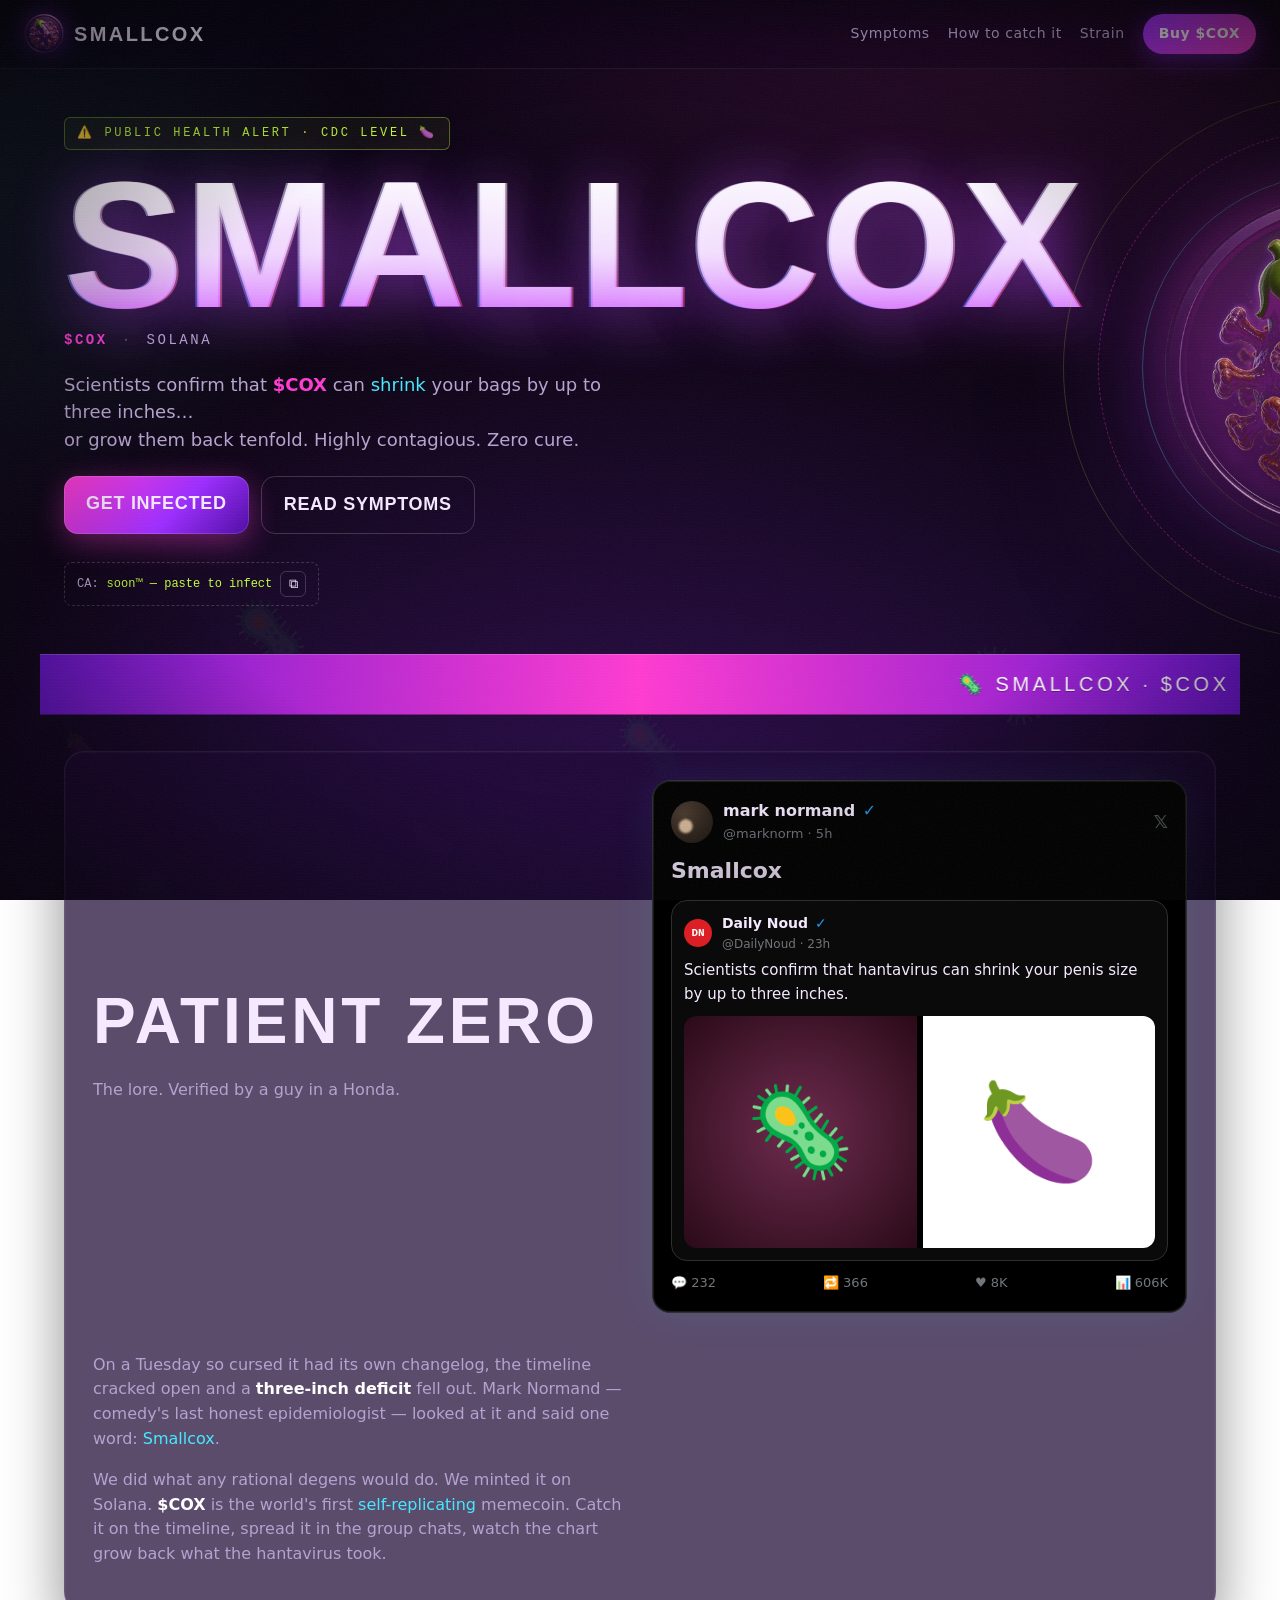
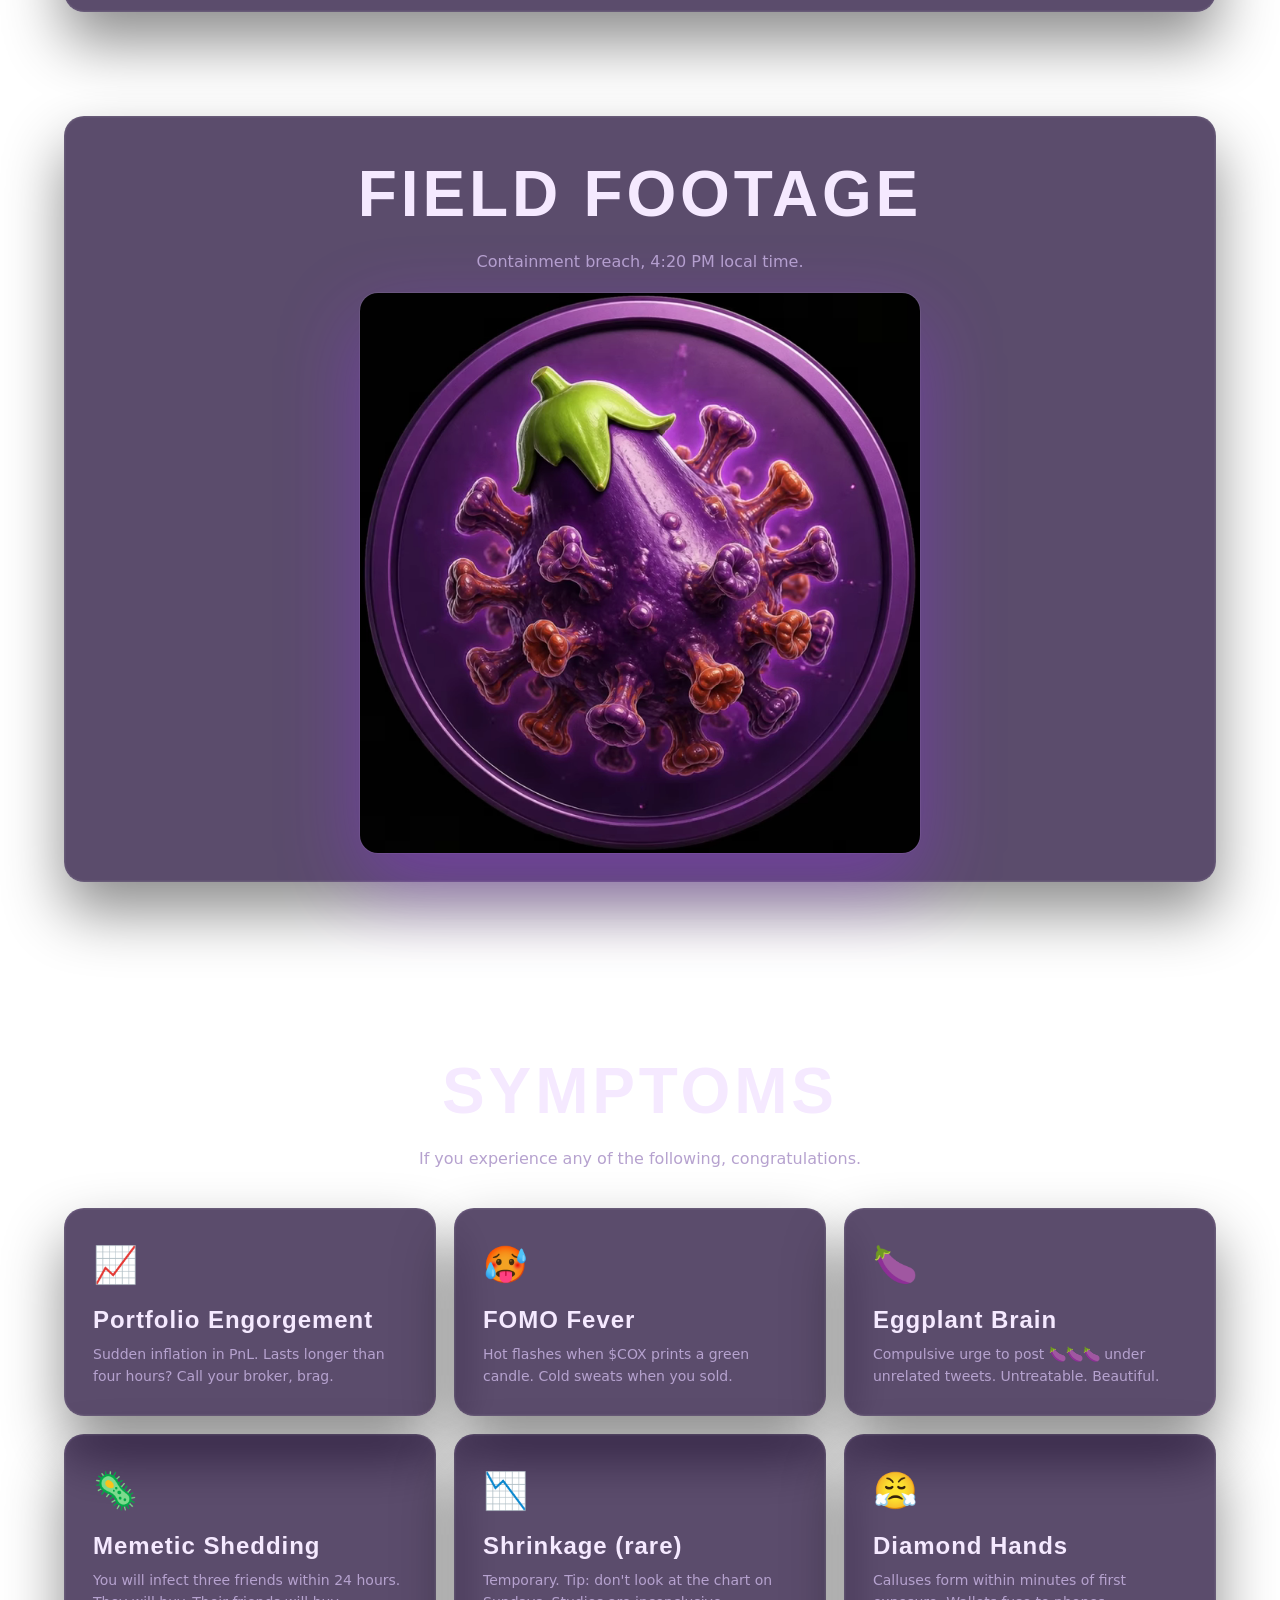
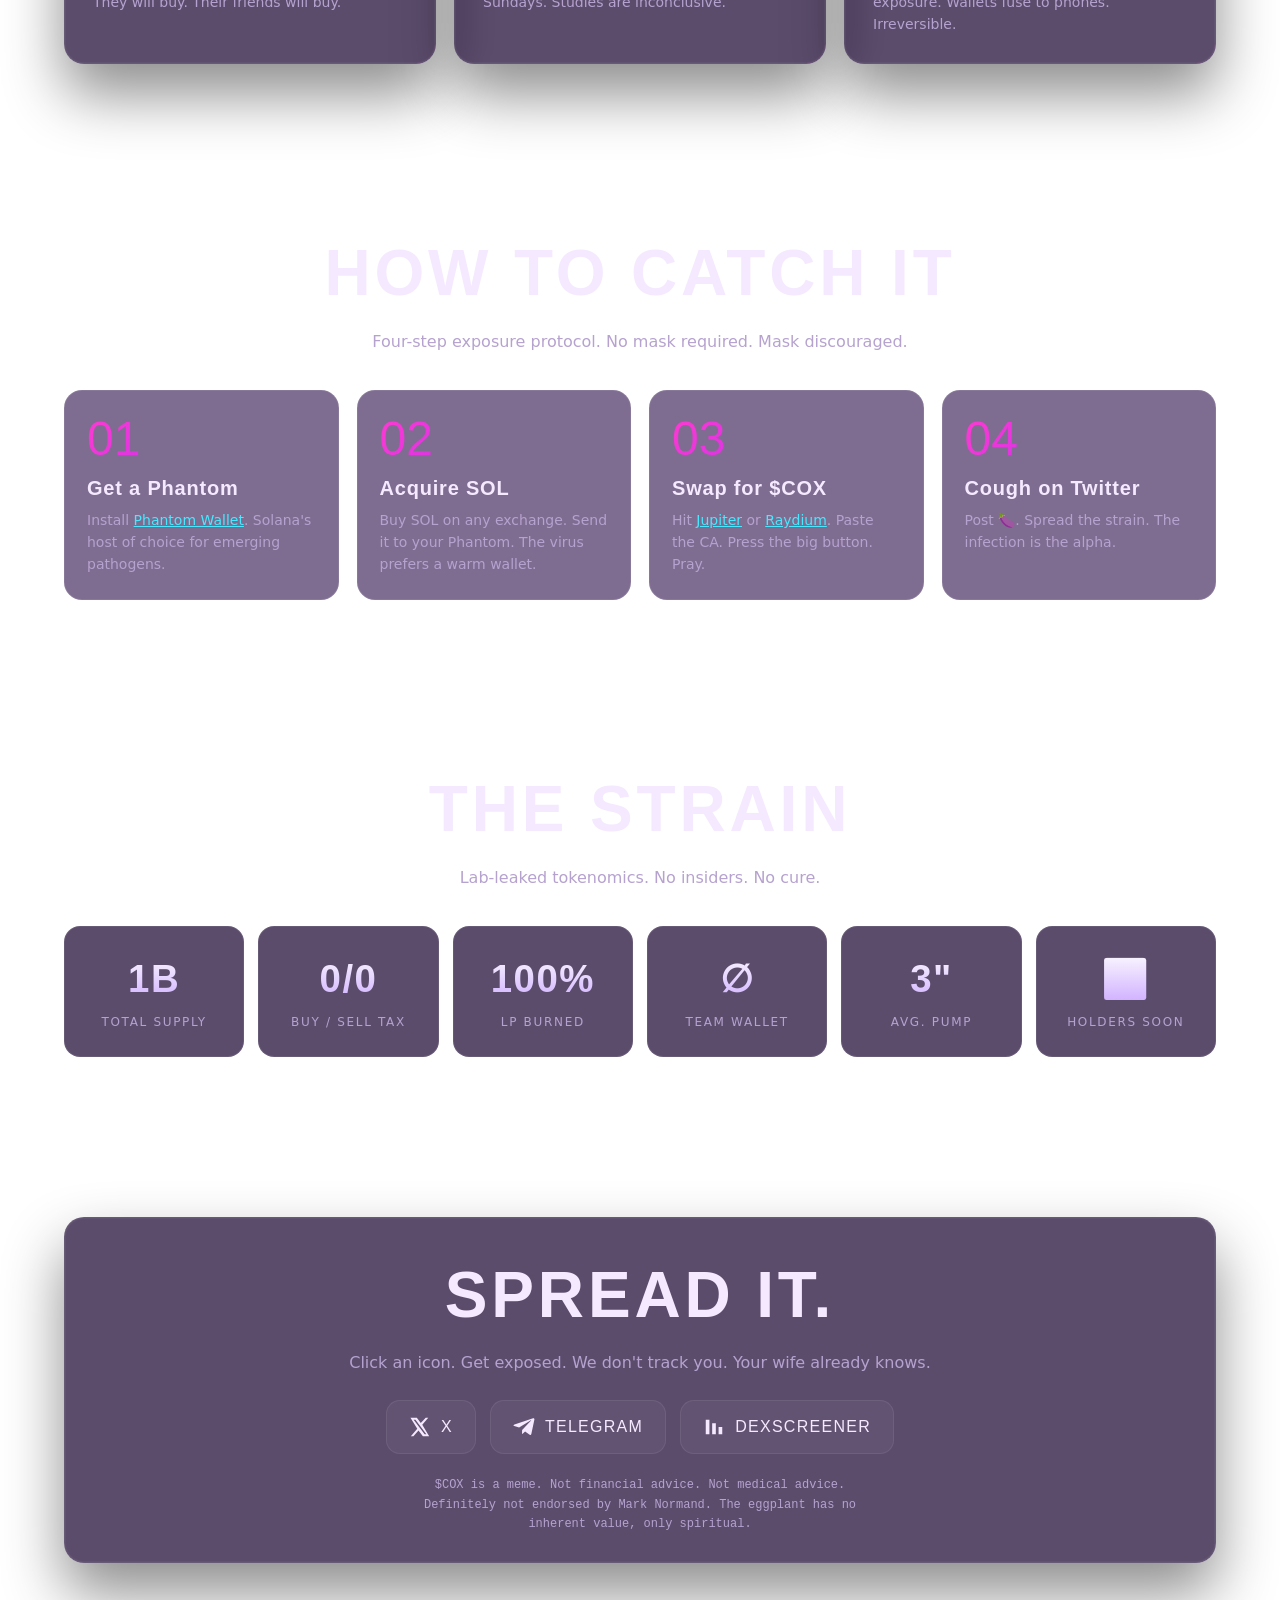
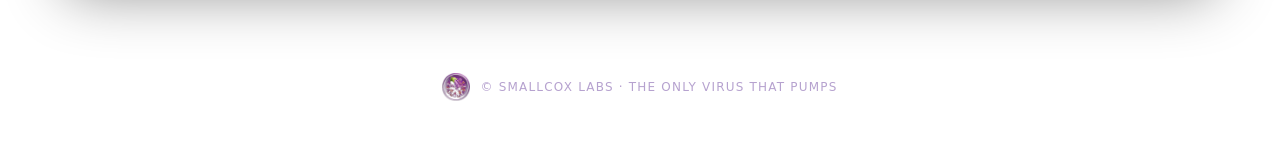
<file: site/index.html>
<!doctype html>
<html lang="en">
<head>
<meta charset="utf-8" />
<meta name="viewport" content="width=device-width,initial-scale=1,viewport-fit=cover" />
<title>SMALLCOX — $COX</title>
<meta name="description" content="Smallcox ($COX) — the only virus that pumps. A Solana memecoin." />
<meta property="og:title" content="SMALLCOX — $COX" />
<meta property="og:description" content="Scientists confirm $COX can grow your bags by up to three inches." />
<meta property="og:image" content="./assets/logo.png" />
<meta name="theme-color" content="#0a0210" />
<link rel="icon" type="image/png" href="./assets/logo.png" />
<link rel="preload" as="image" href="./assets/logo.webp" />
<link rel="stylesheet" href="./styles.css" />
</head>
<body>

<!-- biohazard scanlines + grain -->
<div class="scanlines" aria-hidden="true"></div>
<div class="grain" aria-hidden="true"></div>
<div class="vignette" aria-hidden="true"></div>

<!-- floating eggplants in the bg -->
<div class="floaters" aria-hidden="true">
  <span>🍆</span><span>🦠</span><span>🍆</span><span>🦠</span><span>🍆</span>
  <span>🦠</span><span>🍆</span><span>🦠</span><span>🍆</span><span>🦠</span>
</div>

<header class="nav">
  <a class="brand" href="#top">
    <img src="./assets/logo.webp" alt="" width="40" height="40" />
    <span>SMALLCOX</span>
  </a>
  <nav class="links">
    <a href="#symptoms">Symptoms</a>
    <a href="#how">How to catch it</a>
    <a href="#tokenomics">Strain</a>
    <a class="cta" href="#buy">Buy $COX</a>
  </nav>
</header>

<main id="top">

<!-- ============ HERO ============ -->
<section class="hero">
  <div class="hero-grid">
    <div class="hero-copy">
      <div class="psa">⚠️ PUBLIC HEALTH ALERT · CDC LEVEL 🍆</div>
      <h1>
        <span class="title-glitch" data-text="SMALLCOX">SMALLCOX</span>
      </h1>
      <p class="ticker"><span>$COX</span><em>·</em><span>SOLANA</span></p>
      <p class="tag">
        Scientists confirm that <strong>$COX</strong> can
        <em>shrink</em> your bags by up to three inches…
        <br/>or grow them back tenfold. Highly contagious. Zero cure.
      </p>
      <div class="hero-cta">
        <a class="btn primary" href="#buy">Get Infected</a>
        <a class="btn ghost" href="#symptoms">Read Symptoms</a>
      </div>
      <p class="ca">CA: <code id="ca">soon™ — paste to infect</code>
        <button class="copy" data-copy="#ca" title="Copy">⧉</button>
      </p>
    </div>

    <div class="hero-art">
      <div class="orb">
        <img class="orb-logo" src="./assets/logo.webp" alt="Smallcox virion" />
        <span class="ring r1"></span>
        <span class="ring r2"></span>
        <span class="ring r3"></span>
      </div>
    </div>
  </div>

  <marquee scrollamount="8" class="ticker-strip" aria-hidden="true">
    🦠 SMALLCOX · $COX · OUTBREAK CONFIRMED · 🍆 · SHRINKAGE IS BULLISH · 🦠 ·
    DAILY NOUD APPROVED · MARK NORMAND CERTIFIED · 🍆 · ZERO TAX · ZERO MERCY · 🦠 ·
    CDC RECOMMENDS APING · 🍆 · HARD ASSETS ONLY · $COX · 🦠 ·
  </marquee>
</section>

<!-- ============ ORIGIN / NARRATIVE ============ -->
<section class="section origin">
  <div class="card narrative">
    <header>
      <h2>Patient Zero</h2>
      <p>The lore. Verified by a guy in a Honda.</p>
    </header>
    <div class="tweet">
      <div class="t-head">
        <div class="t-avatar"></div>
        <div>
          <div class="t-name">mark normand <span class="ver">✓</span></div>
          <div class="t-handle">@marknorm · 5h</div>
        </div>
        <div class="t-x">𝕏</div>
      </div>
      <p class="t-body">Smallcox</p>
      <a class="t-quote" href="https://x.com/marknorm/status/2054567829848920443"
         target="_blank" rel="noopener">
        <div class="qt-head">
          <div class="qt-dot">DN</div>
          <div>
            <div class="qt-name">Daily Noud <span class="ver">✓</span></div>
            <div class="qt-handle">@DailyNoud · 23h</div>
          </div>
        </div>
        <p class="qt-body">
          Scientists confirm that hantavirus can shrink your penis size by up to three inches.
        </p>
        <div class="qt-art">
          <div class="qt-virus">🦠</div>
          <div class="qt-egg">🍆</div>
        </div>
      </a>
      <div class="t-stats"><span>💬 232</span><span>🔁 366</span><span>♥ 8K</span><span>📊 606K</span></div>
    </div>

    <div class="story">
      <p>
        On a Tuesday so cursed it had its own changelog, the timeline cracked open
        and a <strong>three-inch deficit</strong> fell out. Mark Normand — comedy's
        last honest epidemiologist — looked at it and said one word:
        <em>Smallcox</em>.
      </p>
      <p>
        We did what any rational degens would do. We minted it on Solana. <strong>$COX</strong>
        is the world's first <em>self-replicating</em> memecoin. Catch it on
        the timeline, spread it in the group chats, watch the chart grow back
        what the hantavirus took.
      </p>
    </div>
  </div>
</section>

<!-- ============ VIDEO ============ -->
<section class="section video-section">
  <div class="card video-card">
    <h2>Field Footage</h2>
    <p class="sub">Containment breach, 4:20 PM local time.</p>
    <video
      class="vid"
      autoplay muted loop playsinline preload="metadata"
      poster="./assets/vid-poster.jpg">
      <source src="./assets/vid.webm" type="video/webm" />
      <source src="./assets/vid.mp4" type="video/mp4" />
    </video>
  </div>
</section>

<!-- ============ SYMPTOMS / TOKENOMICS ============ -->
<section class="section" id="symptoms">
  <header class="section-head">
    <h2>Symptoms</h2>
    <p>If you experience any of the following, congratulations.</p>
  </header>
  <div class="grid-3">
    <div class="card sym">
      <div class="ico">📈</div>
      <h3>Portfolio Engorgement</h3>
      <p>Sudden inflation in PnL. Lasts longer than four hours? Call your broker, brag.</p>
    </div>
    <div class="card sym">
      <div class="ico">🥵</div>
      <h3>FOMO Fever</h3>
      <p>Hot flashes when $COX prints a green candle. Cold sweats when you sold.</p>
    </div>
    <div class="card sym">
      <div class="ico">🍆</div>
      <h3>Eggplant Brain</h3>
      <p>Compulsive urge to post 🍆🍆🍆 under unrelated tweets. Untreatable. Beautiful.</p>
    </div>
    <div class="card sym">
      <div class="ico">🦠</div>
      <h3>Memetic Shedding</h3>
      <p>You will infect three friends within 24 hours. They will buy. Their friends will buy.</p>
    </div>
    <div class="card sym">
      <div class="ico">📉</div>
      <h3>Shrinkage (rare)</h3>
      <p>Temporary. Tip: don't look at the chart on Sundays. Studies are inconclusive.</p>
    </div>
    <div class="card sym">
      <div class="ico">😤</div>
      <h3>Diamond Hands</h3>
      <p>Calluses form within minutes of first exposure. Wallets fuse to phones. Irreversible.</p>
    </div>
  </div>
</section>

<!-- ============ HOW TO BUY ============ -->
<section class="section" id="how">
  <header class="section-head">
    <h2>How to catch it</h2>
    <p>Four-step exposure protocol. No mask required. Mask discouraged.</p>
  </header>
  <ol class="how">
    <li>
      <div class="step">01</div>
      <h3>Get a Phantom</h3>
      <p>Install <a href="https://phantom.app" target="_blank" rel="noopener">Phantom Wallet</a>.
        Solana's host of choice for emerging pathogens.</p>
    </li>
    <li>
      <div class="step">02</div>
      <h3>Acquire SOL</h3>
      <p>Buy SOL on any exchange. Send it to your Phantom. The virus prefers a warm wallet.</p>
    </li>
    <li>
      <div class="step">03</div>
      <h3>Swap for $COX</h3>
      <p>Hit <a href="https://jup.ag" target="_blank" rel="noopener">Jupiter</a> or
         <a href="https://raydium.io" target="_blank" rel="noopener">Raydium</a>.
         Paste the CA. Press the big button. Pray.</p>
    </li>
    <li>
      <div class="step">04</div>
      <h3>Cough on Twitter</h3>
      <p>Post 🍆. Spread the strain. The infection is the alpha.</p>
    </li>
  </ol>
</section>

<!-- ============ STRAIN / TOKENOMICS ============ -->
<section class="section" id="tokenomics">
  <header class="section-head">
    <h2>The Strain</h2>
    <p>Lab-leaked tokenomics. No insiders. No cure.</p>
  </header>
  <div class="strain">
    <div class="stat"><b>1B</b><span>Total Supply</span></div>
    <div class="stat"><b>0/0</b><span>Buy / Sell Tax</span></div>
    <div class="stat"><b>100%</b><span>LP Burned</span></div>
    <div class="stat"><b>∅</b><span>Team Wallet</span></div>
    <div class="stat"><b>3"</b><span>Avg. Pump</span></div>
    <div class="stat"><b>♾️</b><span>Holders Soon</span></div>
  </div>
</section>

<!-- ============ BUY / SOCIALS ============ -->
<section class="section buy" id="buy">
  <div class="card buy-card">
    <h2>Spread it.</h2>
    <p class="sub">Click an icon. Get exposed. We don't track you. Your wife already knows.</p>
    <div class="socials">
      <a class="social x" href="#" aria-label="X / Twitter" data-soon="X — soon">
        <svg viewBox="0 0 24 24" aria-hidden="true"><path fill="currentColor" d="M18.244 2H21l-6.52 7.45L22 22h-6.844l-4.78-6.27L4.8 22H2l7-8.01L1.6 2h6.93l4.32 5.71L18.244 2Zm-1.2 18h1.9L7.04 4H5.04l12 16Z"/></svg>
        <span>X</span>
      </a>
      <a class="social tg" href="#" aria-label="Telegram" data-soon="Telegram — soon">
        <svg viewBox="0 0 24 24" aria-hidden="true"><path fill="currentColor" d="M9.96 15.36 9.8 19.6c.5 0 .72-.22 1-.48l2.4-2.32 4.98 3.64c.92.5 1.58.24 1.82-.86l3.3-15.46c.32-1.42-.52-1.98-1.4-1.66L1.6 9.18c-1.4.56-1.38 1.36-.24 1.72l5.32 1.66 12.36-7.78c.58-.36 1.12-.16.68.22"/></svg>
        <span>Telegram</span>
      </a>
      <a class="social ds" href="#" aria-label="Dexscreener" data-soon="Dexscreener — soon">
        <svg viewBox="0 0 24 24" aria-hidden="true">
          <path fill="currentColor" d="M3 4h4v16H3zM10 8h4v12h-4zM17 12h4v8h-4z"/>
        </svg>
        <span>Dexscreener</span>
      </a>
    </div>
    <p class="disclaim">
      $COX is a meme. Not financial advice. Not medical advice. Definitely not endorsed by Mark Normand.
      The eggplant has no inherent value, only spiritual.
    </p>
  </div>
</section>

</main>

<footer class="foot">
  <img src="./assets/logo.webp" alt="" width="28" height="28" />
  <span>© SMALLCOX LABS · the only virus that pumps</span>
</footer>

<script src="./app.js" defer></script>
</body>
</html>
</file>
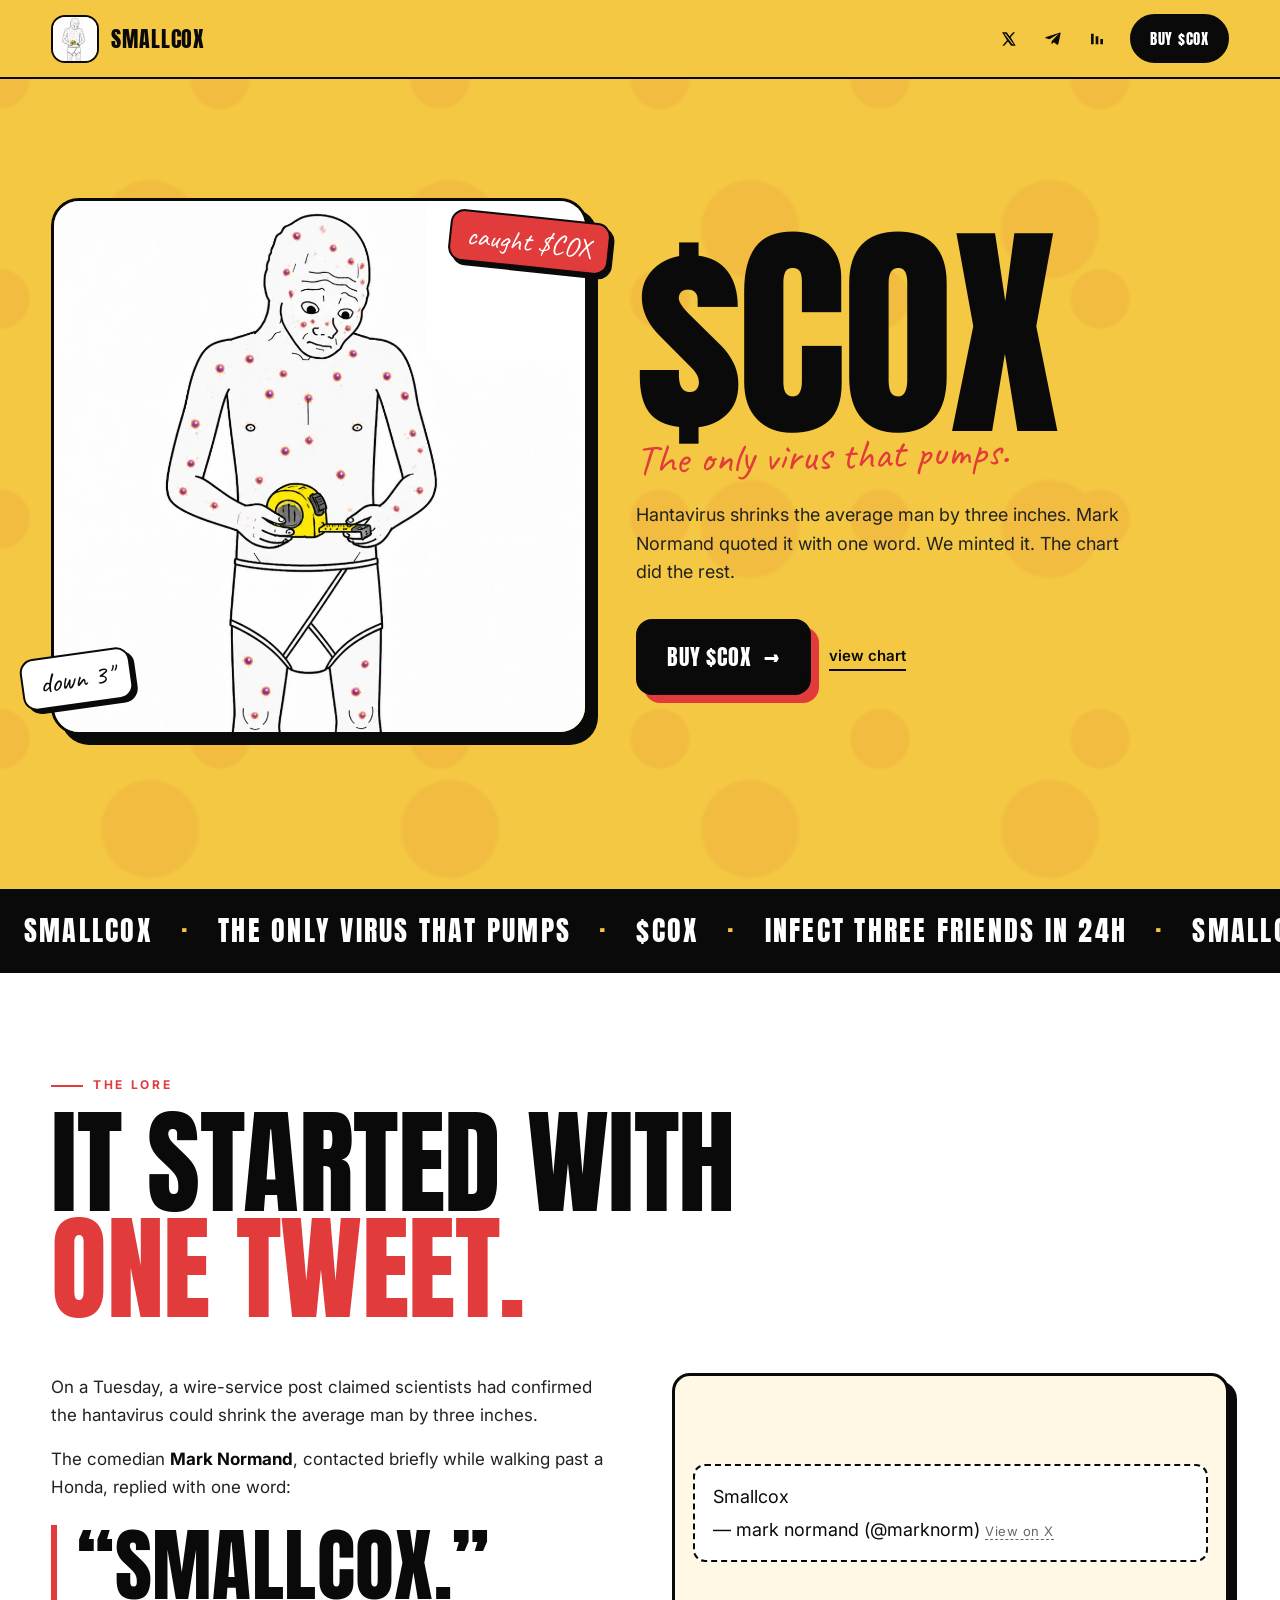
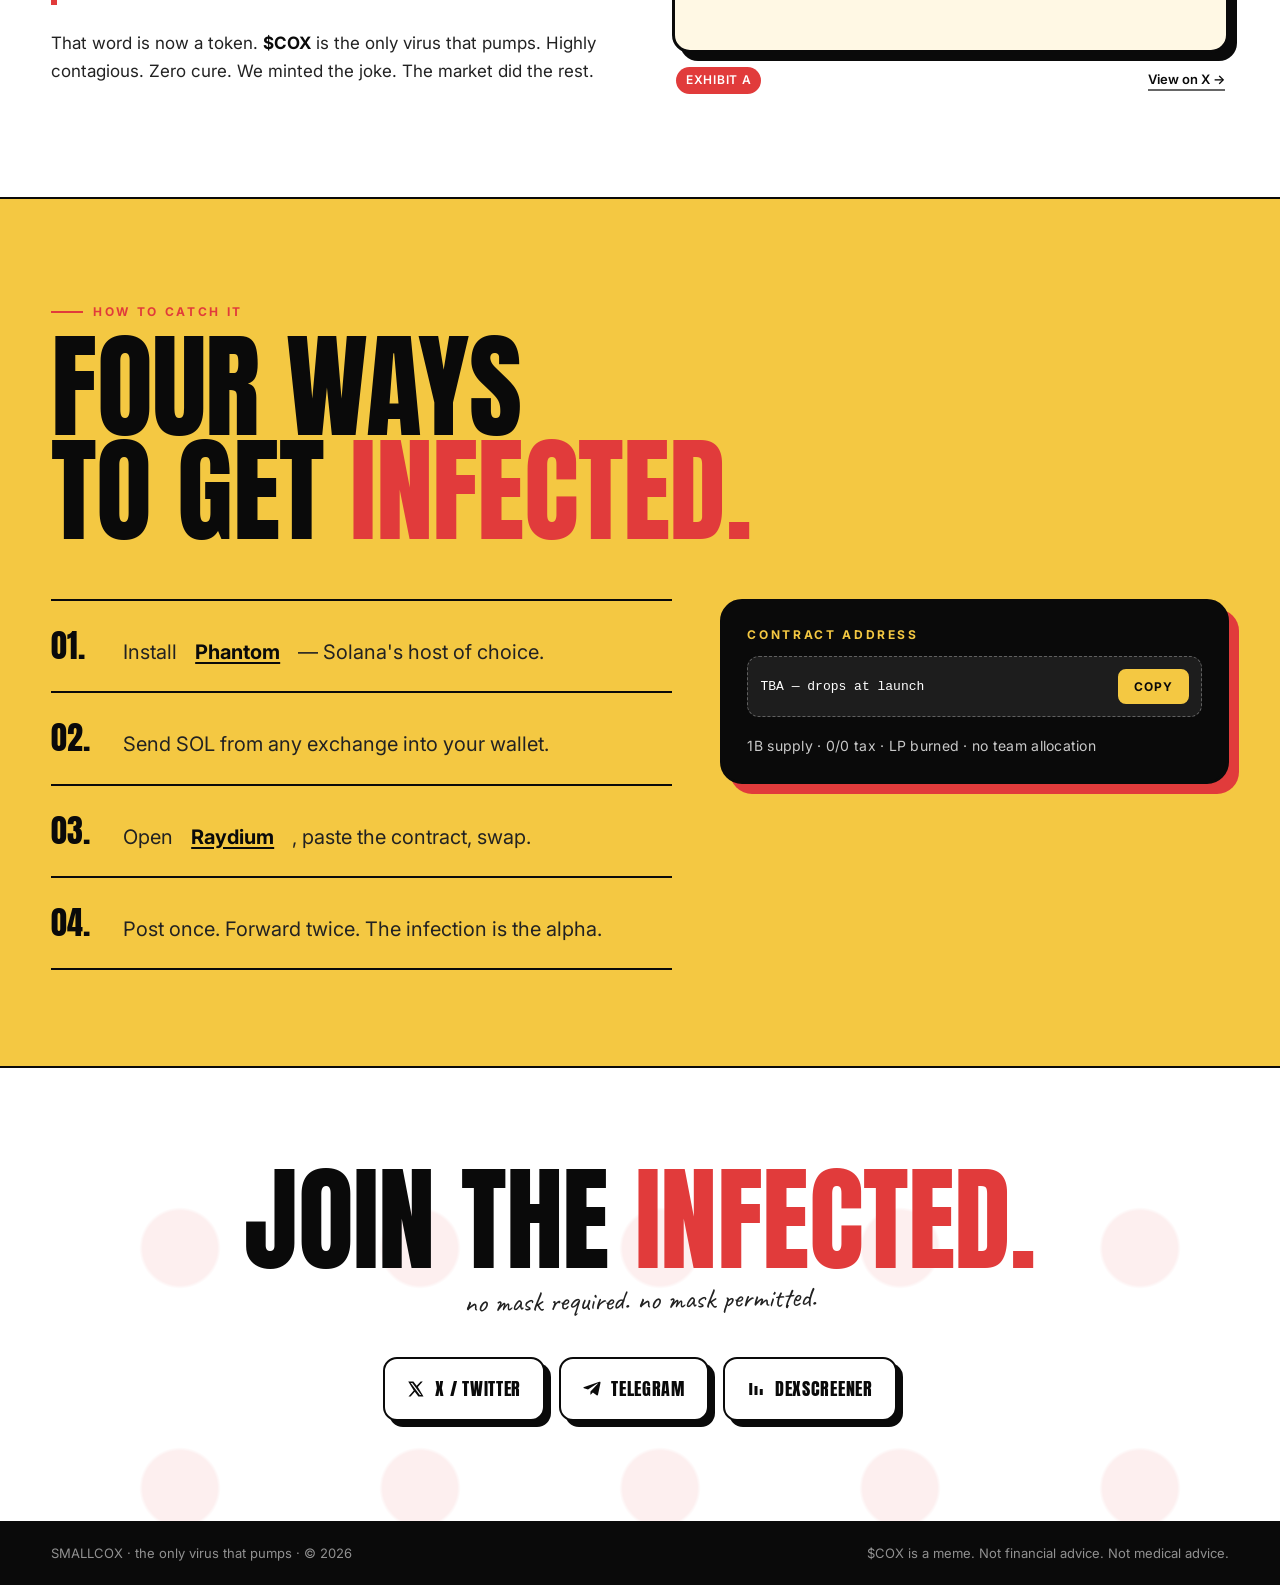
<file: smallcox/index.html>
<!doctype html>
<html lang="en">
<head>
<meta charset="utf-8" />
<meta name="viewport" content="width=device-width,initial-scale=1,viewport-fit=cover" />
<title>SMALLCOX · $COX</title>
<meta name="description" content="SMALLCOX ($COX) — the only virus that pumps. A Solana memecoin." />

<!-- Canonical -->
<link rel="canonical" href="https://smallcox.vercel.app/" />

<!-- Open Graph -->
<meta property="og:type" content="website" />
<meta property="og:site_name" content="SMALLCOX" />
<meta property="og:url" content="https://smallcox.vercel.app/" />
<meta property="og:title" content="SMALLCOX · $COX — the only virus that pumps" />
<meta property="og:description" content="Hantavirus shrinks the average man by three inches. Mark Normand quoted it with one word. We minted it on Solana. The chart did the rest." />
<meta property="og:image" content="https://smallcox.vercel.app/assets/og.jpg" />
<meta property="og:image:secure_url" content="https://smallcox.vercel.app/assets/og.jpg" />
<meta property="og:image:type" content="image/jpeg" />
<meta property="og:image:width" content="1200" />
<meta property="og:image:height" content="630" />
<meta property="og:image:alt" content="SMALLCOX — patient zero holding a measuring tape. $COX." />
<meta property="og:locale" content="en_US" />

<!-- Twitter / X -->
<meta name="twitter:card" content="summary_large_image" />
<meta name="twitter:title" content="SMALLCOX · $COX — the only virus that pumps" />
<meta name="twitter:description" content="Hantavirus shrinks the average man by three inches. Mark Normand quoted it with one word. We minted it on Solana." />
<meta name="twitter:image" content="https://smallcox.vercel.app/assets/og.jpg" />
<meta name="twitter:image:alt" content="SMALLCOX — patient zero. $COX." />

<meta name="theme-color" content="#F4C842" />
<meta name="apple-mobile-web-app-title" content="SMALLCOX" />
<meta name="application-name" content="SMALLCOX" />

<link rel="icon" type="image/png" sizes="32x32" href="./assets/icon-32.png" />
<link rel="icon" type="image/png" sizes="64x64" href="./assets/icon-64.png" />
<link rel="icon" type="image/png" sizes="180x180" href="./assets/icon-180.png" />
<link rel="apple-touch-icon" sizes="180x180" href="./assets/icon-180.png" />
<link rel="icon" type="image/png" sizes="256x256" href="./assets/icon-256.png" />
<link rel="icon" type="image/png" sizes="512x512" href="./assets/icon-512.png" />

<link rel="preconnect" href="https://fonts.googleapis.com" />
<link rel="preconnect" href="https://fonts.gstatic.com" crossorigin />
<link href="https://fonts.googleapis.com/css2?family=Anton&family=Inter:wght@400;500;600;700;800;900&family=Caveat:wght@600;700&display=swap" rel="stylesheet" />

<link rel="preload" as="image" href="./assets/cox.webp" />
<link rel="stylesheet" href="./styles.css" />
</head>
<body>

<header class="nav">
  <a class="brand" href="#top">
    <img src="./assets/cox-sm.webp" alt="" width="48" height="48" />
    <span>SMALLCOX</span>
  </a>
  <div class="nav-right">
    <a class="ico" href="https://x.com/marknorm/status/2054567829848920443" target="_blank" rel="noopener" aria-label="X / Twitter">
      <svg viewBox="0 0 24 24" aria-hidden="true"><path fill="currentColor" d="M18.244 2H21l-6.52 7.45L22 22h-6.844l-4.78-6.27L4.8 22H2l7-8.01L1.6 2h6.93l4.32 5.71L18.244 2Zm-1.2 18h1.9L7.04 4H5.04l12 16Z"/></svg>
    </a>
    <a class="ico" href="https://t.me/smallcox" target="_blank" rel="noopener" aria-label="Telegram">
      <svg viewBox="0 0 24 24" aria-hidden="true"><path fill="currentColor" d="M9.96 15.36 9.8 19.6c.5 0 .72-.22 1-.48l2.4-2.32 4.98 3.64c.92.5 1.58.24 1.82-.86l3.3-15.46c.32-1.42-.52-1.98-1.4-1.66L1.6 9.18c-1.4.56-1.38 1.36-.24 1.72l5.32 1.66 12.36-7.78c.58-.36 1.12-.16.68.22"/></svg>
    </a>
    <a class="ico" href="https://dexscreener.com/solana/28idhytvew7vyd8txc7mu6hh6qabq6d5vgrfktrar5gg" target="_blank" rel="noopener" aria-label="Dexscreener">
      <svg viewBox="0 0 24 24" aria-hidden="true"><path fill="currentColor" d="M3 4h4v16H3zM10 8h4v12h-4zM17 12h4v8h-4z"/></svg>
    </a>
    <a class="buy-btn" href="#buy">Buy&nbsp;$COX</a>
  </div>
</header>

<main id="top">

<!-- ================= HERO ================= -->
<section class="hero">
  <div class="hero-inner">
    <div class="hero-art">
      <img src="./assets/cox.webp" alt="$COX — patient zero" width="1000" height="1000" />
      <span class="poke poke-1" aria-hidden="true">caught $COX</span>
      <span class="poke poke-2" aria-hidden="true">down 3"</span>
    </div>
    <div class="hero-type">
      <h1 class="wm">$COX</h1>
      <p class="kicker">The only virus that pumps.</p>
      <p class="lede">
        Hantavirus shrinks the average man by three inches. Mark Normand
        quoted it with one word. We minted it. The chart did the rest.
      </p>
      <div class="cta">
        <a href="#buy" class="big">BUY $COX <span>→</span></a>
        <a href="https://dexscreener.com/solana/28idhytvew7vyd8txc7mu6hh6qabq6d5vgrfktrar5gg" target="_blank" rel="noopener" class="chart">view chart</a>
      </div>
    </div>
  </div>
</section>

<!-- ================= MARQUEE ================= -->
<div class="strip" aria-hidden="true">
  <div class="strip-track">
    <span>SMALLCOX</span><b>·</b>
    <span>the only virus that pumps</span><b>·</b>
    <span>$COX</span><b>·</b>
    <span>infect three friends in 24h</span><b>·</b>
    <span>SMALLCOX</span><b>·</b>
    <span>solana</span><b>·</b>
    <span>$COX</span><b>·</b>
    <span>highly contagious · zero cure</span><b>·</b>
    <span>SMALLCOX</span><b>·</b>
    <span>the only virus that pumps</span><b>·</b>
    <span>$COX</span><b>·</b>
    <span>infect three friends in 24h</span><b>·</b>
    <span>SMALLCOX</span><b>·</b>
    <span>solana</span><b>·</b>
    <span>$COX</span><b>·</b>
    <span>highly contagious · zero cure</span><b>·</b>
  </div>
</div>

<!-- ================= LORE ================= -->
<section class="lore">
  <div class="lore-inner">
    <p class="kicker-2">the lore</p>
    <h2 class="lore-h">
      <span>It started with</span>
      <em>one tweet.</em>
    </h2>

    <div class="lore-grid">
      <div class="lore-copy">
        <p>
          On a Tuesday, a wire-service post claimed scientists had
          confirmed the hantavirus could shrink the average man by three
          inches.
        </p>
        <p>
          The comedian <strong>Mark Normand</strong>, contacted briefly while
          walking past a Honda, replied with one word:
        </p>
        <p class="pull">&ldquo;Smallcox.&rdquo;</p>
        <p>
          That word is now a token. <strong>$COX</strong> is the only virus
          that pumps. Highly contagious. Zero cure. We minted the joke. The
          market did the rest.
        </p>
      </div>

      <figure class="tweet-frame">
        <div class="tw-box">
          <blockquote class="twitter-tweet" data-theme="light" data-conversation="none" data-dnt="true">
            <p lang="en" dir="ltr">Smallcox</p>
            &mdash; mark normand (@marknorm)
            <a href="https://twitter.com/marknorm/status/2054567829848920443?ref_src=twsrc%5Etfw">View on X</a>
          </blockquote>
        </div>
        <figcaption>
          <span>Exhibit A</span>
          <a href="https://x.com/marknorm/status/2054567829848920443" target="_blank" rel="noopener">View on X →</a>
        </figcaption>
      </figure>
    </div>
  </div>
</section>

<!-- ================= BUY ================= -->
<section class="buy" id="buy">
  <div class="buy-inner">
    <p class="kicker-2">how to catch it</p>
    <h2 class="buy-h">Four ways<br/>to get <em>infected.</em></h2>

    <div class="buy-grid">
      <ol class="steps">
        <li><b>01.</b> Install <a href="https://phantom.app" target="_blank" rel="noopener">Phantom</a> — Solana's host of choice.</li>
        <li><b>02.</b> Send SOL from any exchange into your wallet.</li>
        <li><b>03.</b> Open <a href="https://raydium.io/swap/" target="_blank" rel="noopener">Raydium</a>, paste the contract, swap.</li>
        <li><b>04.</b> Post once. Forward twice. The infection is the alpha.</li>
      </ol>

      <aside class="ca-box">
        <p class="ca-label">Contract address</p>
        <div class="ca-row">
          <code id="ca">TBA — drops at launch</code>
          <button class="copy" data-copy="#ca" type="button">Copy</button>
        </div>
        <p class="specs">
          1B supply · 0/0 tax · LP burned · no team allocation
        </p>
      </aside>
    </div>
  </div>
</section>

<!-- ================= JOIN ================= -->
<section class="join">
  <div class="join-inner">
    <h2 class="join-h">join the&nbsp;<em>infected.</em></h2>
    <p class="join-sub">no mask required. no mask permitted.</p>
    <div class="join-cta">
      <a href="https://x.com/marknorm/status/2054567829848920443" target="_blank" rel="noopener" class="pill x"><svg viewBox="0 0 24 24" aria-hidden="true"><path fill="currentColor" d="M18.244 2H21l-6.52 7.45L22 22h-6.844l-4.78-6.27L4.8 22H2l7-8.01L1.6 2h6.93l4.32 5.71L18.244 2Zm-1.2 18h1.9L7.04 4H5.04l12 16Z"/></svg>X / Twitter</a>
      <a href="https://t.me/smallcox" target="_blank" rel="noopener" class="pill tg"><svg viewBox="0 0 24 24" aria-hidden="true"><path fill="currentColor" d="M9.96 15.36 9.8 19.6c.5 0 .72-.22 1-.48l2.4-2.32 4.98 3.64c.92.5 1.58.24 1.82-.86l3.3-15.46c.32-1.42-.52-1.98-1.4-1.66L1.6 9.18c-1.4.56-1.38 1.36-.24 1.72l5.32 1.66 12.36-7.78c.58-.36 1.12-.16.68.22"/></svg>Telegram</a>
      <a href="https://dexscreener.com/solana/28idhytvew7vyd8txc7mu6hh6qabq6d5vgrfktrar5gg" target="_blank" rel="noopener" class="pill ds"><svg viewBox="0 0 24 24" aria-hidden="true"><path fill="currentColor" d="M3 4h4v16H3zM10 8h4v12h-4zM17 12h4v8h-4z"/></svg>Dexscreener</a>
    </div>
  </div>
</section>

</main>

<footer class="foot">
  <span>SMALLCOX · the only virus that pumps · © 2026</span>
  <span>$COX is a meme. Not financial advice. Not medical advice.</span>
</footer>

<button class="to-top" id="toTop" aria-label="Back to top" type="button">↑</button>

<script src="./app.js" defer></script>
<script async src="https://platform.twitter.com/widgets.js" charset="utf-8"></script>
</body>
</html>
</file>
<file: site/styles.css>
/* ============================================================
   SMALLCOX — $COX  ::  the only virus that pumps
   biohazard-meets-memecoin aesthetic. purple/cyan/green palette
   lifted from the ref virion + eggplant emoji.
============================================================ */

:root{
  --bg:        #0a0210;
  --bg-2:      #15052a;
  --ink:       #f5e9ff;
  --ink-dim:   #b6a2cf;
  --purple:    #9b2cff;
  --purple-2:  #6a14d0;
  --magenta:   #ff3ad1;
  --cyan:      #46e9ff;
  --acid:      #c2ff3a;
  --warn:      #ff6a3d;
  --line:      rgba(255,255,255,.08);
  --card:      rgba(28,8,52,.72);
  --card-2:    rgba(40,10,72,.6);
  --shadow-p:  0 0 60px rgba(155,44,255,.45);
  --shadow-m:  0 0 80px rgba(255,58,209,.35);
  --font:      "Space Grotesk","Inter",system-ui,-apple-system,Segoe UI,Roboto,sans-serif;
  --mono:      "JetBrains Mono",ui-monospace,SFMono-Regular,Menlo,monospace;
  --display:   "Anton","Bebas Neue",Impact,Inter,sans-serif;
}

*{box-sizing:border-box}
html,body{margin:0;padding:0}
html{scroll-behavior:smooth}
body{
  font-family:var(--font);
  color:var(--ink);
  background:
    radial-gradient(1200px 800px at 80% -10%, rgba(255,58,209,.18), transparent 60%),
    radial-gradient(900px 700px at -10% 20%, rgba(70,233,255,.10), transparent 55%),
    radial-gradient(1200px 1200px at 50% 110%, rgba(155,44,255,.25), transparent 60%),
    linear-gradient(180deg,#070110 0%, #0a0210 40%, #110422 100%);
  background-attachment:fixed;
  min-height:100vh;
  overflow-x:hidden;
  line-height:1.55;
  text-rendering:optimizeLegibility;
  -webkit-font-smoothing:antialiased;
}

/* ---------- atmosphere ---------- */
.scanlines{
  position:fixed;inset:0;pointer-events:none;z-index:60;
  background:repeating-linear-gradient(
    to bottom,
    rgba(255,255,255,.025) 0 1px,
    transparent 1px 3px
  );
  mix-blend-mode:overlay;
}
.grain{
  position:fixed;inset:0;pointer-events:none;z-index:61;opacity:.08;
  background-image:url("data:image/svg+xml;utf8,<svg xmlns='http://www.w3.org/2000/svg' width='160' height='160'><filter id='n'><feTurbulence type='fractalNoise' baseFrequency='.9' numOctaves='2'/></filter><rect width='100%25' height='100%25' filter='url(%23n)' opacity='.7'/></svg>");
}
.vignette{
  position:fixed;inset:0;pointer-events:none;z-index:59;
  background:radial-gradient(ellipse at center, transparent 55%, rgba(0,0,0,.65) 100%);
}

/* floating bg emojis */
.floaters{position:fixed;inset:0;pointer-events:none;z-index:0;overflow:hidden}
.floaters span{
  position:absolute;font-size:42px;opacity:.06;filter:saturate(1.3);
  animation:float 22s linear infinite;
}
.floaters span:nth-child(1){left:5%;top:80%;animation-duration:24s}
.floaters span:nth-child(2){left:18%;top:65%;animation-duration:30s;font-size:64px}
.floaters span:nth-child(3){left:32%;top:90%;animation-duration:18s;font-size:36px}
.floaters span:nth-child(4){left:48%;top:78%;animation-duration:34s;font-size:58px}
.floaters span:nth-child(5){left:62%;top:88%;animation-duration:20s;font-size:48px}
.floaters span:nth-child(6){left:75%;top:70%;animation-duration:28s;font-size:72px}
.floaters span:nth-child(7){left:88%;top:84%;animation-duration:23s;font-size:40px}
.floaters span:nth-child(8){left:10%;top:95%;animation-duration:32s;font-size:54px}
.floaters span:nth-child(9){left:55%;top:96%;animation-duration:26s;font-size:46px}
.floaters span:nth-child(10){left:82%;top:92%;animation-duration:21s;font-size:38px}
@keyframes float{
  0%   {transform:translateY(0) rotate(0)}
  50%  {transform:translateY(-140vh) rotate(180deg)}
  100% {transform:translateY(-280vh) rotate(360deg)}
}

/* ---------- nav ---------- */
.nav{
  position:sticky;top:0;z-index:50;
  display:flex;justify-content:space-between;align-items:center;
  padding:14px 24px;
  backdrop-filter:blur(14px) saturate(140%);
  -webkit-backdrop-filter:blur(14px) saturate(140%);
  background:linear-gradient(180deg, rgba(8,2,18,.7), rgba(8,2,18,.35));
  border-bottom:1px solid var(--line);
}
.brand{
  display:flex;gap:10px;align-items:center;
  text-decoration:none;color:var(--ink);
  font-family:var(--display);font-weight:800;letter-spacing:.12em;font-size:20px;
}
.brand img{filter:drop-shadow(0 0 12px rgba(155,44,255,.7))}
.links{display:flex;gap:18px;align-items:center}
.links a{color:var(--ink-dim);text-decoration:none;font-size:14px;letter-spacing:.04em}
.links a:hover{color:var(--ink)}
.links .cta{
  background:linear-gradient(135deg,var(--purple),var(--magenta));
  color:#fff;padding:9px 16px;border-radius:999px;font-weight:700;
  box-shadow:0 6px 24px rgba(155,44,255,.45);
}
.links .cta:hover{filter:brightness(1.1)}
@media (max-width:720px){
  .links a:not(.cta){display:none}
}

/* ---------- hero ---------- */
main{position:relative;z-index:1}
.hero{padding:48px 24px 12px;max-width:1200px;margin:0 auto}
.hero-grid{
  display:grid;gap:32px;
  grid-template-columns:1.1fr .9fr;align-items:center;
}
@media (max-width:880px){.hero-grid{grid-template-columns:1fr}}

.psa{
  display:inline-block;font-family:var(--mono);font-size:12px;letter-spacing:.22em;
  text-transform:uppercase;color:var(--acid);
  border:1px solid rgba(194,255,58,.35);background:rgba(194,255,58,.05);
  padding:6px 12px;border-radius:6px;margin-bottom:18px;
}

h1{
  font-family:var(--display);
  font-size:clamp(72px,14vw,200px);
  line-height:.86;letter-spacing:.01em;margin:0 0 8px;
  text-transform:uppercase;
}
.title-glitch{
  position:relative;display:inline-block;
  background:linear-gradient(180deg,#fff 0%, #e6c7ff 55%, #9b2cff 100%);
  -webkit-background-clip:text;background-clip:text;color:transparent;
  text-shadow:0 6px 60px rgba(155,44,255,.45);
}
.title-glitch::before,.title-glitch::after{
  content:attr(data-text);position:absolute;inset:0;
  background:inherit;-webkit-background-clip:text;background-clip:text;color:transparent;
  mix-blend-mode:screen;pointer-events:none;
}
.title-glitch::before{transform:translate(2px,0);filter:hue-rotate(70deg);opacity:.55;animation:glitchA 4s infinite steps(1)}
.title-glitch::after {transform:translate(-2px,0);filter:hue-rotate(-40deg);opacity:.55;animation:glitchB 5s infinite steps(1)}
@keyframes glitchA{
  0%,92%,100%{clip-path:inset(0 0 0 0)}
  93%{clip-path:inset(15% 0 60% 0);transform:translate(4px,0)}
  95%{clip-path:inset(70% 0 5% 0);transform:translate(-3px,0)}
  97%{clip-path:inset(35% 0 35% 0);transform:translate(2px,0)}
}
@keyframes glitchB{
  0%,90%,100%{clip-path:inset(0 0 0 0)}
  91%{clip-path:inset(45% 0 25% 0);transform:translate(-4px,0)}
  93%{clip-path:inset(5% 0 75% 0);transform:translate(3px,0)}
  96%{clip-path:inset(60% 0 10% 0);transform:translate(-2px,0)}
}

.ticker{
  display:flex;gap:14px;align-items:center;margin:.5rem 0 1.2rem;
  font-family:var(--mono);letter-spacing:.18em;font-size:14px;color:var(--ink-dim);
}
.ticker span:first-child{
  color:var(--magenta);font-weight:700;
}
.ticker em{opacity:.4;font-style:normal}

.tag{font-size:clamp(16px,1.6vw,18px);color:var(--ink-dim);max-width:48ch}
.tag strong{color:var(--magenta)}
.tag em{color:var(--cyan);font-style:normal}

.hero-cta{display:flex;gap:12px;flex-wrap:wrap;margin:22px 0 16px}
.btn{
  text-decoration:none;color:var(--ink);
  padding:14px 22px;border-radius:14px;font-weight:700;letter-spacing:.04em;
  font-family:var(--display);text-transform:uppercase;font-size:18px;
  transition:transform .15s ease, box-shadow .2s ease, filter .15s ease;
}
.btn.primary{
  background:linear-gradient(135deg,var(--magenta) 0%,var(--purple) 60%, #4d0aa3 100%);
  box-shadow:0 8px 30px rgba(255,58,209,.4), inset 0 0 0 1px rgba(255,255,255,.15);
}
.btn.ghost{
  background:transparent;border:1px solid rgba(255,255,255,.18);
}
.btn:hover{transform:translateY(-2px);filter:brightness(1.08)}

.ca{
  display:inline-flex;align-items:center;gap:8px;
  font-family:var(--mono);font-size:12px;color:var(--ink-dim);
  padding:8px 12px;border:1px dashed rgba(255,255,255,.18);border-radius:8px;
}
.ca code{color:var(--acid)}
.copy{
  background:transparent;border:1px solid rgba(255,255,255,.18);color:var(--ink);
  width:26px;height:26px;border-radius:6px;cursor:pointer;
}
.copy:hover{background:rgba(255,255,255,.05)}

/* hero art / orb */
.hero-art{display:grid;place-items:center}
.orb{
  position:relative;width:min(440px,80vw);aspect-ratio:1/1;
  display:grid;place-items:center;
  filter:drop-shadow(0 30px 80px rgba(155,44,255,.55));
}
.orb-logo{
  width:78%;height:78%;object-fit:contain;
  animation:bob 6s ease-in-out infinite;
  filter:drop-shadow(0 0 30px rgba(255,58,209,.6));
}
@keyframes bob{
  0%,100%{transform:translateY(0) rotate(-1deg)}
  50%   {transform:translateY(-14px) rotate(2deg)}
}
.ring{
  position:absolute;inset:0;border-radius:50%;border:1px solid rgba(155,44,255,.35);
  animation:spin 22s linear infinite;
}
.ring.r1{inset:-4%;border-color:rgba(255,58,209,.35);border-style:dashed}
.ring.r2{inset:6%;border-color:rgba(70,233,255,.28);animation-duration:38s;animation-direction:reverse}
.ring.r3{inset:-12%;border-color:rgba(194,255,58,.18);animation-duration:60s}
@keyframes spin{to{transform:rotate(360deg)}}

/* marquee strip */
.ticker-strip{
  display:block;margin:36px -24px 0;
  padding:14px 0;
  font-family:var(--display);letter-spacing:.18em;font-size:20px;
  color:#fff;background:linear-gradient(90deg,var(--purple-2),var(--magenta),var(--purple-2));
  border-top:1px solid rgba(255,255,255,.18);
  border-bottom:1px solid rgba(0,0,0,.4);
  text-shadow:0 1px 0 rgba(0,0,0,.3);
}

/* ---------- sections ---------- */
.section{max-width:1200px;margin:0 auto;padding:80px 24px}
.section-head{text-align:center;margin-bottom:36px}
.section-head h2,
.card.narrative h2,
.video-card h2,
.buy-card h2{
  font-family:var(--display);text-transform:uppercase;letter-spacing:.06em;
  font-size:clamp(36px,5vw,64px);margin:0 0 6px;
}
.section-head p{color:var(--ink-dim);margin:0}

.card{
  background:var(--card);
  border:1px solid var(--line);
  border-radius:20px;
  padding:28px;
  backdrop-filter:blur(10px);
  -webkit-backdrop-filter:blur(10px);
  box-shadow:0 30px 60px rgba(0,0,0,.45), inset 0 0 0 1px rgba(255,255,255,.03);
}

/* ---------- narrative / tweet ---------- */
.origin{padding-top:24px}
.narrative{display:grid;gap:24px;grid-template-columns:1fr 1fr;align-items:center}
.narrative header h2{margin-bottom:4px}
.narrative header p{color:var(--ink-dim);margin:0 0 18px}
@media (max-width:880px){.narrative{grid-template-columns:1fr}}

.tweet{
  background:#000;border:1px solid #2f2f2f;border-radius:18px;padding:18px;
  font-family:var(--font);
  box-shadow:0 0 40px rgba(70,233,255,.08), inset 0 0 0 1px #1a1a1a;
}
.t-head{display:flex;align-items:center;gap:10px;margin-bottom:10px}
.t-avatar{
  width:42px;height:42px;border-radius:50%;
  background:
    radial-gradient(circle at 30% 30%, #4a3a2e, #1a1410);
  position:relative;overflow:hidden;
}
.t-avatar::after{
  content:"";position:absolute;inset:0;
  background:radial-gradient(circle at 35% 60%, #d6b89a 0 18%, transparent 19%);
  filter:blur(1px);
}
.t-name{font-weight:800}
.t-handle{color:#71767b;font-size:13px}
.t-x{margin-left:auto;color:#71767b;font-size:18px;font-weight:800}
.ver{color:#1d9bf0;margin-left:2px}
.t-body{font-size:22px;font-weight:600;margin:6px 0 12px}
.t-quote{
  display:block;border:1px solid #2f2f2f;border-radius:16px;
  padding:12px;color:inherit;text-decoration:none;background:#0a0a0a;
}
.qt-head{display:flex;align-items:center;gap:10px;margin-bottom:6px}
.qt-dot{
  width:28px;height:28px;border-radius:50%;
  background:#dc1f24;color:#fff;font-weight:900;
  display:grid;place-items:center;font-size:11px;font-family:var(--mono);
}
.qt-name{font-size:14px;font-weight:700}
.qt-handle{color:#71767b;font-size:12px}
.qt-body{margin:6px 0 10px;font-size:15px}
.qt-art{
  display:grid;grid-template-columns:1fr 1fr;gap:6px;border-radius:12px;overflow:hidden;
  background:#000;
}
.qt-virus{
  aspect-ratio:1/1;display:grid;place-items:center;font-size:88px;
  background:radial-gradient(circle at 50% 50%, #6e2c4f, #2a0a18);
}
.qt-egg{
  aspect-ratio:1/1;display:grid;place-items:center;font-size:96px;background:#fff;
}
.t-stats{display:flex;justify-content:space-between;color:#71767b;font-size:13px;margin-top:12px}

.story p{color:var(--ink-dim);font-size:16px}
.story strong{color:#fff}
.story em{color:var(--cyan);font-style:normal}

/* ---------- video ---------- */
.video-section{padding-top:24px}
.video-card{display:grid;place-items:center;text-align:center}
.video-card .sub{color:var(--ink-dim);margin:0 0 18px}
.vid{
  width:min(100%,560px);aspect-ratio:1/1;border-radius:18px;
  background:#000;object-fit:cover;
  box-shadow:0 30px 80px rgba(155,44,255,.35), 0 0 0 1px rgba(255,255,255,.08);
}

/* ---------- symptoms grid ---------- */
.grid-3{
  display:grid;gap:18px;
  grid-template-columns:repeat(3,1fr);
}
@media (max-width:880px){.grid-3{grid-template-columns:1fr 1fr}}
@media (max-width:560px){.grid-3{grid-template-columns:1fr}}
.sym{transition:transform .18s ease, box-shadow .18s ease;position:relative;overflow:hidden}
.sym::before{
  content:"";position:absolute;inset:-1px;border-radius:inherit;pointer-events:none;
  background:linear-gradient(135deg,rgba(155,44,255,.35),transparent 40%, rgba(255,58,209,.35));
  -webkit-mask:linear-gradient(#000,#000) content-box, linear-gradient(#000,#000);
          mask:linear-gradient(#000,#000) content-box, linear-gradient(#000,#000);
  -webkit-mask-composite:xor;mask-composite:exclude;padding:1px;opacity:.7;
}
.sym:hover{transform:translateY(-4px);box-shadow:var(--shadow-p)}
.sym .ico{font-size:36px;margin-bottom:8px}
.sym h3{margin:0 0 6px;font-family:var(--display);letter-spacing:.04em;font-size:24px}
.sym p{margin:0;color:var(--ink-dim);font-size:14px}

/* ---------- how to buy ---------- */
.how{
  list-style:none;padding:0;margin:0;display:grid;gap:18px;
  grid-template-columns:repeat(4,1fr);
}
@media (max-width:980px){.how{grid-template-columns:1fr 1fr}}
@media (max-width:560px){.how{grid-template-columns:1fr}}
.how li{
  position:relative;padding:24px 22px;border-radius:18px;
  background:var(--card-2);border:1px solid var(--line);
  transition:transform .18s ease;
}
.how li:hover{transform:translateY(-3px)}
.how .step{
  font-family:var(--display);font-size:48px;line-height:1;
  background:linear-gradient(135deg,var(--magenta),var(--purple));
  -webkit-background-clip:text;background-clip:text;color:transparent;
  margin-bottom:10px;
}
.how h3{margin:0 0 6px;font-family:var(--display);letter-spacing:.04em;font-size:20px}
.how p{margin:0;color:var(--ink-dim);font-size:14px}
.how a{color:var(--cyan)}

/* ---------- strain / stats ---------- */
.strain{
  display:grid;gap:14px;
  grid-template-columns:repeat(6,1fr);
}
@media (max-width:980px){.strain{grid-template-columns:repeat(3,1fr)}}
@media (max-width:560px){.strain{grid-template-columns:repeat(2,1fr)}}
.stat{
  background:var(--card);border:1px solid var(--line);border-radius:16px;
  padding:22px 14px;text-align:center;
}
.stat b{
  display:block;font-family:var(--display);
  font-size:clamp(28px,3vw,40px);letter-spacing:.04em;
  background:linear-gradient(180deg,#fff,#caa6ff);
  -webkit-background-clip:text;background-clip:text;color:transparent;
}
.stat span{font-size:12px;text-transform:uppercase;letter-spacing:.14em;color:var(--ink-dim)}

/* ---------- buy / socials ---------- */
.buy-card{text-align:center}
.buy-card .sub{color:var(--ink-dim);margin:0 0 24px}
.socials{
  display:flex;gap:14px;justify-content:center;flex-wrap:wrap;margin:8px 0 22px;
}
.social{
  display:inline-flex;align-items:center;gap:10px;
  padding:14px 22px;border-radius:14px;text-decoration:none;
  background:rgba(255,255,255,.04);border:1px solid var(--line);color:var(--ink);
  font-family:var(--display);text-transform:uppercase;letter-spacing:.08em;
  transition:transform .15s ease, box-shadow .2s ease, background .2s ease;
  position:relative;
}
.social svg{width:22px;height:22px}
.social:hover{transform:translateY(-2px);background:rgba(255,255,255,.07)}
.social.x:hover     {box-shadow:0 0 30px rgba(255,255,255,.25)}
.social.tg:hover    {box-shadow:0 0 30px rgba(70,233,255,.4);color:var(--cyan)}
.social.ds:hover    {box-shadow:0 0 30px rgba(194,255,58,.4);color:var(--acid)}
.social[data-soon]::after{
  content:attr(data-soon);
  position:absolute;left:50%;bottom:calc(100% + 8px);transform:translateX(-50%) translateY(4px);
  background:#160428;color:var(--ink);font-family:var(--mono);font-size:11px;letter-spacing:.1em;
  padding:6px 10px;border-radius:6px;white-space:nowrap;
  opacity:0;pointer-events:none;transition:opacity .15s ease, transform .15s ease;
  border:1px solid rgba(255,255,255,.1);
}
.social:hover::after{opacity:1;transform:translateX(-50%) translateY(0)}

.disclaim{
  max-width:60ch;margin:8px auto 0;color:var(--ink-dim);font-size:12px;line-height:1.6;
  font-family:var(--mono);
}

/* ---------- footer ---------- */
.foot{
  display:flex;justify-content:center;align-items:center;gap:10px;
  padding:30px 16px 60px;color:var(--ink-dim);font-size:12px;letter-spacing:.1em;
  text-transform:uppercase;
}

/* ---------- selection ---------- */
::selection{background:var(--magenta);color:#fff}

/* ---------- reduced motion ---------- */
@media (prefers-reduced-motion: reduce){
  .floaters span, .orb-logo, .ring,
  .title-glitch::before, .title-glitch::after{animation:none !important}
}
</file>
<file: smallcox/styles.css>
/* ============================================================
   SMALLCOX  ::  memecoin rebuild
   yellow primary, ink-black, pox-red. type-first.
============================================================ */

:root{
  --yellow:    #F4C842;
  --yellow-2:  #FBD55F;
  --yellow-3:  #E9B72A;
  --paper:     #FFF8E4;
  --paper-2:   #FFFAE9;
  --ink:       #0A0A0A;
  --ink-2:     #222;
  --ink-3:     #666;
  --red:       #E13B3B;
  --red-2:     #C72121;
  --white:     #fff;

  --display:   "Anton", "Bebas Neue", Impact, sans-serif;
  --sans:      "Inter", system-ui, -apple-system, "Segoe UI", Roboto, sans-serif;
  --hand:      "Caveat", "Marker Felt", "Brush Script MT", cursive;

  --maxw:      1240px;
  --gutter:    clamp(20px, 4vw, 56px);
}

*{box-sizing:border-box}
html,body{margin:0;padding:0}
html{scroll-behavior:smooth}
body{
  font-family:var(--sans);
  color:var(--ink);
  background:var(--yellow);
  line-height:1.55;
  -webkit-font-smoothing:antialiased;
  text-rendering:optimizeLegibility;
  overflow-x:hidden;
}

/* ============================================================
   NAV
============================================================ */
.nav{
  position:sticky;top:0;z-index:50;
  display:flex;justify-content:space-between;align-items:center;gap:16px;
  padding:14px var(--gutter);
  background:var(--yellow);
  border-bottom:2px solid var(--ink);
}
.brand{
  display:inline-flex;align-items:center;gap:12px;
  color:var(--ink);text-decoration:none;
  font-family:var(--display);font-size:22px;letter-spacing:.04em;
}
.brand img{
  width:48px;height:48px;display:block;
  border:2px solid var(--ink);border-radius:14px;
  background:#fff;object-fit:cover;
}
.nav-right{display:flex;align-items:center;gap:6px}
.ico{
  display:inline-flex;align-items:center;justify-content:center;
  width:38px;height:38px;border-radius:50%;color:var(--ink);
  text-decoration:none;
  transition:background .12s ease, transform .12s ease;
}
.ico svg{width:16px;height:16px}
.ico:hover{background:rgba(0,0,0,.08);transform:translateY(-1px)}
.buy-btn{
  margin-left:8px;
  display:inline-flex;align-items:center;
  text-decoration:none;color:#fff;background:var(--ink);
  padding:11px 18px;border-radius:999px;
  font-family:var(--display);font-size:15px;letter-spacing:.05em;text-transform:uppercase;
  border:2px solid var(--ink);
  transition:background .12s ease, color .12s ease, transform .12s ease;
}
.buy-btn:hover{background:var(--red);border-color:var(--red);transform:translateY(-1px)}

@media (max-width:640px){
  .brand span{display:none}
  .buy-btn{padding:9px 14px;font-size:13px}
}

/* ============================================================
   HERO
============================================================ */
.hero{
  position:relative;padding:36px var(--gutter) 72px;
  background:var(--yellow);
}
.hero::before{
  /* faint pox dots field */
  content:"";position:absolute;inset:0;pointer-events:none;
  background-image:
    radial-gradient(circle, var(--red) 22%, transparent 24%),
    radial-gradient(circle, var(--red) 18%, transparent 20%);
  background-size: 300px 300px, 220px 220px;
  background-position: 0 0, 110px 110px;
  opacity:.08;
}
.hero-inner{
  position:relative;max-width:var(--maxw);margin:0 auto;
  display:grid;grid-template-columns:.95fr 1.05fr;gap:48px;align-items:center;
  min-height:clamp(560px, 78vh, 880px);
}
@media (max-width:940px){
  .hero-inner{grid-template-columns:1fr;gap:24px;min-height:auto}
}

/* character — uses a chunky background frame so it pops */
.hero-art{
  position:relative;justify-self:start;width:100%;max-width:560px;
}
.hero-art img{
  width:100%;height:auto;display:block;
  background:#fff;border:3px solid var(--ink);border-radius:28px;
  box-shadow:10px 10px 0 var(--ink);
  transition:transform .3s cubic-bezier(.2,.7,.2,1);
}
.hero-art:hover img{transform:rotate(-1deg)}

/* hand-drawn sticky note pokes — anchored to the character */
.poke{
  position:absolute;font-family:var(--hand);font-size:28px;line-height:1;
  background:#fff;color:var(--ink);
  padding:10px 16px;border:2.5px solid var(--ink);border-radius:14px;
  box-shadow:4px 4px 0 var(--ink);
  white-space:nowrap;
}
.poke-1{
  top:18px;right:-22px;transform:rotate(6deg);
  background:var(--red);color:#fff;
}
.poke-2{
  bottom:30px;left:-30px;transform:rotate(-8deg);
  background:#fff;color:var(--ink);
}
@media (max-width:940px){
  .hero-art{margin:0 auto;justify-self:center}
  .poke-1{right:-12px;top:10px;font-size:22px}
  .poke-2{left:-12px;bottom:14px;font-size:22px}
}
@media (max-width:480px){
  .poke-1{right:8px;top:8px;font-size:16px;padding:6px 12px;box-shadow:3px 3px 0 var(--ink)}
  .poke-2{left:8px;bottom:8px;font-size:16px;padding:6px 12px;box-shadow:3px 3px 0 var(--ink)}
}

.hero-type{padding:8px 0}
.row{margin-bottom:18px}
.badge{
  display:inline-flex;align-items:center;gap:8px;
  background:var(--ink);color:#fff;
  padding:7px 14px;border-radius:999px;
  font-family:var(--sans);font-size:13px;font-weight:600;letter-spacing:.02em;
}
.badge .dot{
  width:8px;height:8px;border-radius:50%;background:var(--red);
  box-shadow:0 0 0 3px rgba(225,59,59,.3);
  animation:pulse 1.6s ease-in-out infinite;
}
@keyframes pulse{
  0%,100%{transform:scale(1);opacity:1}
  50%   {transform:scale(1.2);opacity:.85}
}

.wm{
  font-family:var(--display);font-weight:400;
  font-size:clamp(72px, 18vw, 280px);line-height:.84;
  letter-spacing:-.02em;
  margin:0 0 4px;
  color:var(--ink);
  word-break:break-word;
}
.kicker{
  font-family:var(--hand);font-size:clamp(28px, 3.4vw, 42px);
  margin:0 0 24px;line-height:1;
  color:var(--red);
  transform:rotate(-1.5deg);display:inline-block;
}
.lede{
  font-size:18px;line-height:1.6;color:var(--ink-2);max-width:46ch;
  margin:0 0 32px;
}
.lede strong{color:var(--ink)}

.cta{display:flex;gap:18px;align-items:center;flex-wrap:wrap}
.big{
  display:inline-flex;align-items:center;gap:12px;
  text-decoration:none;
  background:var(--ink);color:#fff;
  padding:18px 28px;border-radius:16px;
  font-family:var(--display);font-size:22px;letter-spacing:.04em;text-transform:uppercase;
  border:3px solid var(--ink);
  box-shadow:8px 8px 0 var(--red);
  transition:transform .15s ease, box-shadow .15s ease, background .15s ease, color .15s ease;
}
.big span{transition:transform .2s ease}
.big:hover{
  transform:translate(-3px,-3px);
  box-shadow:11px 11px 0 var(--red);
  background:var(--red);
}
.big:hover span{transform:translateX(4px)}
.chart{
  color:var(--ink);text-decoration:none;
  font-size:15px;font-weight:600;
  border-bottom:2px solid var(--ink);padding-bottom:2px;
}
.chart:hover{color:var(--red);border-color:var(--red)}

/* ============================================================
   SCROLLING STRIP
============================================================ */
.strip{
  background:var(--ink);color:#fff;
  border-top:2px solid var(--ink);border-bottom:2px solid var(--ink);
  overflow:hidden;
  padding:18px 0;
}
.strip-track{
  display:inline-flex;align-items:center;gap:24px;
  white-space:nowrap;
  animation:scroll 48s linear infinite;
  font-family:var(--display);font-size:28px;letter-spacing:.08em;text-transform:uppercase;
  padding-left:24px;
}
.strip-track b{color:var(--yellow);font-weight:400;margin:0 4px}
@keyframes scroll{
  from{transform:translateX(0)}
  to  {transform:translateX(-50%)}
}

/* ============================================================
   LORE
============================================================ */
.lore{
  background:#fff;
  padding:96px var(--gutter);
  border-bottom:2px solid var(--ink);
}
.lore-inner{max-width:var(--maxw);margin:0 auto}

.kicker-2{
  font-family:var(--sans);font-size:12px;font-weight:700;letter-spacing:.22em;text-transform:uppercase;
  color:var(--red);margin:0 0 14px;
  display:inline-flex;align-items:center;gap:10px;
}
.kicker-2::before{
  content:"";width:32px;height:2px;background:var(--red);display:inline-block;
}
.lore-h{
  font-family:var(--display);font-weight:400;
  font-size:clamp(40px, 9vw, 132px);line-height:.92;
  letter-spacing:-.005em;margin:0 0 52px;
  text-transform:uppercase;
  word-break:break-word;
}
.lore-h em{
  font-style:normal;color:var(--red);
  display:inline-block;
}
.lore-h span{display:inline-block;margin-right:14px}

.lore-grid{
  display:grid;grid-template-columns:1fr 1fr;gap:64px;align-items:start;
}
@media (max-width:940px){.lore-grid{grid-template-columns:1fr;gap:36px}}

.lore-copy p{font-size:17px;color:var(--ink-2);margin:0 0 16px;max-width:54ch;line-height:1.65}
.lore-copy p strong{color:var(--ink);font-weight:700}
.lore-copy .pull{
  font-family:var(--display);font-weight:400;
  font-size:clamp(36px, 7vw, 80px);line-height:1;letter-spacing:.005em;
  color:var(--ink);text-transform:uppercase;
  margin:24px 0;
  border-left:6px solid var(--red);padding-left:20px;
  word-break:break-word;
}

/* tweet embed frame — minimal, sticker-style */
.tweet-frame{margin:0;position:relative}
.tw-box{
  min-height:280px;
  display:flex;align-items:center;justify-content:center;
  padding:18px;background:var(--paper);
  border:3px solid var(--ink);border-radius:18px;
  box-shadow:8px 8px 0 var(--ink);
  position:relative;
}
.tw-box::before{
  content:"loading…";position:absolute;inset:0;
  display:grid;place-items:center;color:var(--ink-3);
  font-size:13px;letter-spacing:.18em;text-transform:uppercase;
  pointer-events:none;z-index:0;
}
.tw-box .twitter-tweet,
.tw-box iframe{position:relative;z-index:1;margin:0 auto !important;width:100% !important;max-width:520px}
.twitter-tweet:not(.twitter-tweet-rendered){
  display:block;padding:18px;border:2px dashed var(--ink);border-radius:12px;
  background:#fff;font-size:18px;line-height:1.4;
}
.twitter-tweet:not(.twitter-tweet-rendered) p{margin:0 0 8px}
.twitter-tweet:not(.twitter-tweet-rendered) a{
  font-size:13px;letter-spacing:.04em;color:var(--ink-3);
  text-decoration:none;border-bottom:1px dashed var(--ink-3);
}
.tweet-frame figcaption{
  display:flex;justify-content:space-between;align-items:center;
  margin-top:14px;padding:0 4px;
  font-size:13px;font-weight:600;
}
.tweet-frame figcaption span{
  background:var(--red);color:#fff;padding:4px 10px;border-radius:999px;
  font-size:12px;letter-spacing:.06em;text-transform:uppercase;
}
.tweet-frame figcaption a{color:var(--ink);text-decoration:none;border-bottom:2px solid var(--ink-3)}
.tweet-frame figcaption a:hover{border-color:var(--ink)}

/* ============================================================
   BUY — how to + contract
============================================================ */
.buy{
  background:var(--yellow);
  padding:96px var(--gutter);
  border-bottom:2px solid var(--ink);
}
.buy-inner{max-width:var(--maxw);margin:0 auto}
.buy-h{
  font-family:var(--display);font-weight:400;
  font-size:clamp(40px, 9vw, 132px);line-height:.9;
  letter-spacing:-.005em;margin:0 0 56px;
  text-transform:uppercase;
  word-break:break-word;
}
.buy-h em{font-style:normal;color:var(--red)}

.buy-grid{
  display:grid;grid-template-columns:1.1fr .9fr;gap:48px;align-items:start;
}
@media (max-width:880px){.buy-grid{grid-template-columns:1fr;gap:32px}}

.steps{
  list-style:none;padding:0;margin:0;
}
.steps li{
  padding:22px 0;border-top:2px solid var(--ink);
  font-size:clamp(16px, 4.5vw, 20px);line-height:1.45;
  color:var(--ink-2);
  display:flex;align-items:baseline;gap:18px;flex-wrap:wrap;
}
.steps li:last-child{border-bottom:2px solid var(--ink)}
.steps li b{
  flex-shrink:0;font-family:var(--display);font-weight:400;font-size:32px;color:var(--ink);
  min-width:54px;letter-spacing:0;
}
.steps li a{color:var(--ink);font-weight:700;text-decoration:underline;text-decoration-thickness:2px;text-underline-offset:3px}
.steps li a:hover{color:var(--red)}

.ca-box{
  background:var(--ink);color:#fff;
  padding:24px;border-radius:22px;
  border:3px solid var(--ink);
  box-shadow:10px 10px 0 var(--red);
}
.ca-label{
  font-size:12px;font-weight:700;letter-spacing:.22em;text-transform:uppercase;
  color:var(--yellow);margin:0 0 12px;
}
.ca-row{
  display:flex;align-items:center;gap:10px;
  background:rgba(255,255,255,.08);
  border:1px dashed rgba(255,255,255,.3);
  padding:12px;border-radius:12px;margin-bottom:18px;
}
.ca-row code{
  flex:1;min-width:0;font-family:ui-monospace, SFMono-Regular, Menlo, monospace;
  font-size:13px;color:#fff;
  white-space:nowrap;overflow:hidden;text-overflow:ellipsis;
}
.copy{
  background:var(--yellow);color:var(--ink);
  border:2px solid var(--yellow);
  padding:8px 14px;border-radius:8px;cursor:pointer;
  font-family:var(--sans);font-size:12px;font-weight:700;letter-spacing:.08em;text-transform:uppercase;
  transition:background .12s ease, color .12s ease;
}
.copy:hover{background:#fff;border-color:#fff}
.specs{
  margin:0;font-size:14px;letter-spacing:.02em;color:rgba(255,255,255,.78);
}

/* ============================================================
   JOIN
============================================================ */
.join{
  background:#fff;
  padding:100px var(--gutter);
  position:relative;overflow:hidden;
  text-align:center;
}
.join::before{
  content:"";position:absolute;inset:0;pointer-events:none;
  background-image:radial-gradient(circle, var(--red) 22%, transparent 24%);
  background-size:240px 240px;
  background-position:60px 60px;
  opacity:.08;
}
.join-inner{position:relative;max-width:800px;margin:0 auto}
.join-h{
  font-family:var(--display);font-weight:400;
  font-size:clamp(44px,9vw,120px);line-height:.9;
  letter-spacing:-.005em;margin:0 0 6px;
  text-transform:uppercase;
  word-break:break-word;
}
.join-h em{font-style:normal;color:var(--red)}
.join-sub{
  font-family:var(--hand);font-size:28px;color:var(--ink-2);
  margin:0 0 36px;transform:rotate(-1deg);display:inline-block;
}

.join-cta{display:flex;gap:14px;justify-content:center;flex-wrap:wrap}
.pill{
  display:inline-flex;align-items:center;gap:10px;
  text-decoration:none;color:var(--ink);background:#fff;
  padding:16px 22px;border-radius:14px;
  font-family:var(--display);font-size:18px;letter-spacing:.04em;text-transform:uppercase;
  border:2.5px solid var(--ink);
  box-shadow:6px 6px 0 var(--ink);
  transition:transform .15s ease, box-shadow .15s ease, background .15s ease, color .15s ease;
}
.pill svg{width:18px;height:18px}
.pill:hover{
  transform:translate(-3px,-3px);
  box-shadow:9px 9px 0 var(--red);
  background:var(--ink);color:#fff;
}

/* ============================================================
   FOOTER
============================================================ */
.foot{
  background:var(--ink);color:rgba(255,255,255,.55);
  padding:22px var(--gutter);
  display:flex;justify-content:space-between;align-items:center;gap:14px;flex-wrap:wrap;
  font-size:13px;
}

/* ============================================================
   BACK-TO-TOP
============================================================ */
.to-top{
  position:fixed;right:18px;bottom:18px;z-index:60;
  width:48px;height:48px;border-radius:50%;cursor:pointer;
  background:var(--ink);color:var(--yellow);
  border:2.5px solid var(--ink);
  font-size:24px;line-height:0;
  display:grid;place-items:center;
  opacity:0;transform:translateY(12px);pointer-events:none;
  transition:opacity .2s ease, transform .2s ease, background .12s ease, color .12s ease;
  box-shadow:4px 4px 0 var(--red);
}
.to-top.is-visible{opacity:1;transform:translateY(0);pointer-events:auto}
.to-top:hover{background:var(--red);color:#fff;border-color:var(--red);box-shadow:4px 4px 0 var(--ink)}

::selection{background:var(--ink);color:var(--yellow)}

@media (prefers-reduced-motion: reduce){
  .strip-track, .badge .dot{animation:none}
}
</file>
